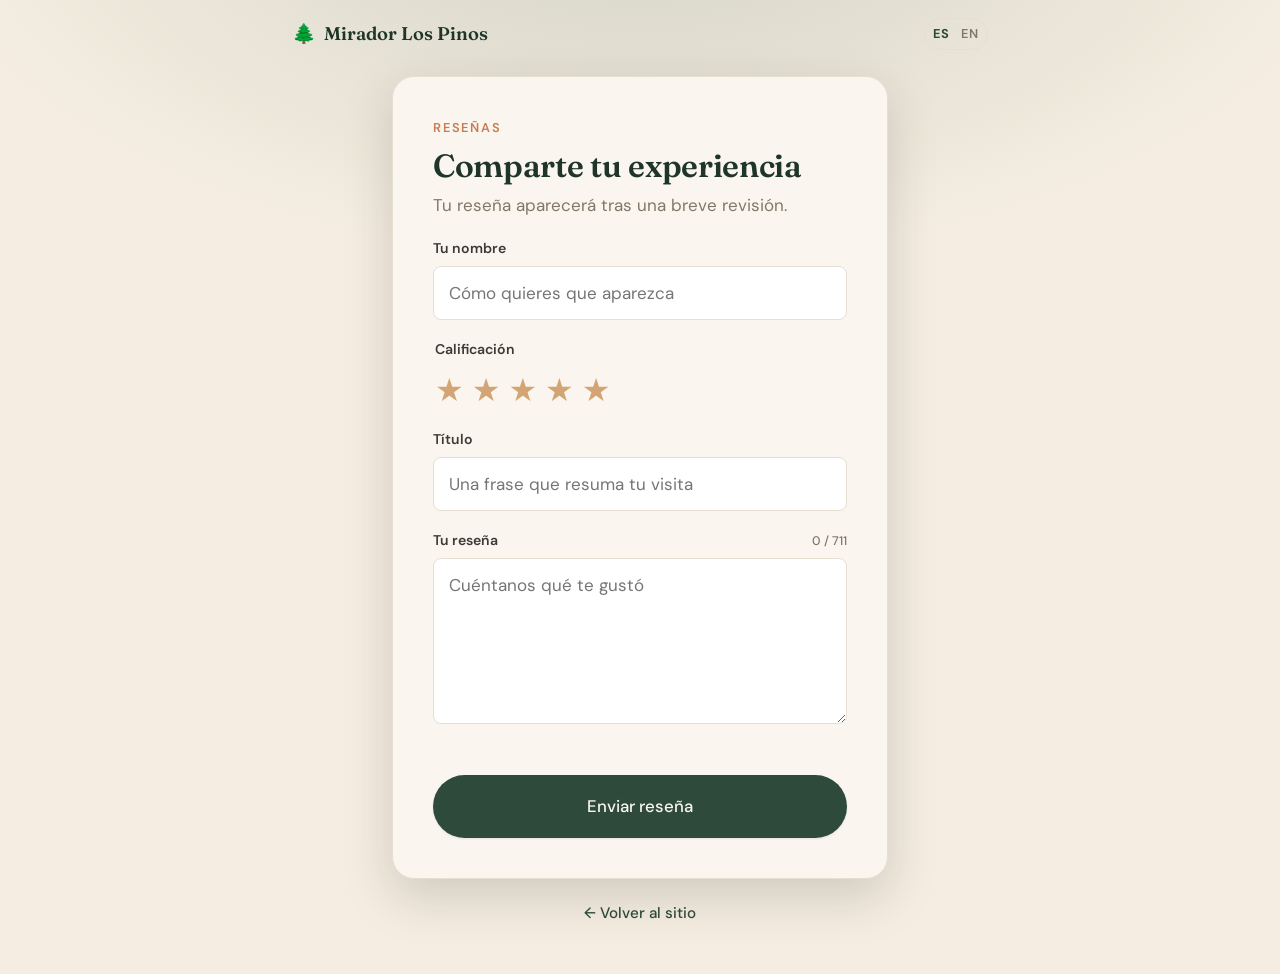
<file: reviews/index.html>
<!DOCTYPE html>
<html lang="es">
<head>
  <meta charset="UTF-8" />
  <meta name="viewport" content="width=device-width, initial-scale=1" />
  <title data-i18n="review.page_title">Escribe tu reseña · Mirador Los Pinos</title>
  <!-- Thin single-purpose landing (QR target) — keep it out of the index. -->
  <meta name="robots" content="noindex, follow" />
  <meta name="theme-color" content="#2d4a3a" />
  <link rel="canonical" href="https://miradorpinos.com/reviews/" />

  <link rel="icon" type="image/png" sizes="32x32" href="/images/favicon-32.png" />
  <link rel="icon" type="image/png" sizes="192x192" href="/images/favicon-192.png" />
  <link rel="apple-touch-icon" sizes="180x180" href="/images/apple-touch-icon.png" />
  <link rel="preconnect" href="https://fonts.googleapis.com" />
  <link rel="preconnect" href="https://fonts.gstatic.com" crossorigin />
  <link href="https://fonts.googleapis.com/css2?family=DM+Sans:wght@400;500;600;700&family=Fraunces:opsz,wght@9..144,400;9..144,500;9..144,600;9..144,700&display=swap" rel="stylesheet" />
  <link rel="stylesheet" href="/assets/css/style.css" />
</head>
<body class="review-page">

<!-- ───── Minimal header ───── -->
<header class="rp-header">
  <a href="/" class="brand">
    <span class="brand-mark">🌲</span>
    <span class="brand-name">Mirador Los Pinos</span>
  </a>
  <button class="lang-toggle" id="lang-toggle" aria-label="Cambiar idioma">
    <span data-lang-active>ES</span><span class="sep">·</span><span data-lang-inactive>EN</span>
  </button>
</header>

<!-- ───── Review card ───── -->
<main class="rp-main">
  <div class="rp-card">
    <p class="eyebrow" data-i18n="reviews.eyebrow">Reseñas</p>
    <h1 class="rp-title" data-i18n="form.title">Comparte tu experiencia</h1>
    <p class="muted" data-i18n="form.subtitle">Tu reseña aparecerá tras una breve revisión.</p>

    <form id="review-form" novalidate>
      <label class="field">
        <span data-i18n="form.name">Tu nombre</span>
        <input name="author" type="text" required maxlength="80" data-i18n-attr="placeholder" data-i18n="form.name_placeholder" />
      </label>

      <fieldset class="field">
        <legend data-i18n="form.rating">Calificación</legend>
        <div class="rating-input" role="radiogroup">
          <input type="radio" name="rating" value="5" id="rating-5" required checked>
          <label for="rating-5" aria-label="5 / 5">★</label>
          <input type="radio" name="rating" value="4" id="rating-4">
          <label for="rating-4" aria-label="4 / 5">★</label>
          <input type="radio" name="rating" value="3" id="rating-3">
          <label for="rating-3" aria-label="3 / 5">★</label>
          <input type="radio" name="rating" value="2" id="rating-2">
          <label for="rating-2" aria-label="2 / 5">★</label>
          <input type="radio" name="rating" value="1" id="rating-1">
          <label for="rating-1" aria-label="1 / 5">★</label>
        </div>
      </fieldset>

      <label class="field">
        <span data-i18n="form.headline">Título</span>
        <input name="title" type="text" maxlength="120" data-i18n-attr="placeholder" data-i18n="form.headline_placeholder" />
      </label>

      <label class="field">
        <span class="field-label-row">
          <span data-i18n="form.body">Tu reseña</span>
          <span class="char-counter" id="body-counter" aria-live="polite">0 / 711</span>
        </span>
        <textarea name="body" rows="5" maxlength="711" data-i18n-attr="placeholder" data-i18n="form.body_placeholder" id="review-body"></textarea>
      </label>

      <!-- honeypot -->
      <label class="hp-field" aria-hidden="true">
        <input type="text" name="website" tabindex="-1" autocomplete="off" />
      </label>

      <p class="form-status" id="form-status" role="status"></p>

      <div class="form-actions rp-actions">
        <button type="submit" class="btn btn-primary btn-lg" id="submit-btn" data-i18n="form.submit">Enviar reseña</button>
      </div>
    </form>

    <!-- success state (shown after submit) -->
    <div class="rp-success" id="rp-success" hidden>
      <div class="rp-success-mark" aria-hidden="true">✓</div>
      <p class="rp-success-text" data-i18n="form.success">¡Gracias! La revisaremos pronto.</p>
    </div>
  </div>

  <a class="rp-back" href="/" data-i18n="review.back">← Volver al sitio</a>
</main>

<script src="/assets/js/review.js" type="module"></script>
</body>
</html>
</file>
<file: assets/css/style.css>
/* ───── Tokens ───── */
:root {
  --forest: #2d4a3a;
  --forest-deep: #1f3528;
  --forest-soft: #3e6650;
  --beige: #f5ede1;
  --cream: #faf6ef;
  --charcoal: #2a2723;
  --ink: #3d3934;
  --muted: #807769;
  --line: #e6dfd1;
  --terracotta: #c97b50;
  --gold: #d4a574;
  --accent: var(--terracotta);

  --radius-sm: 8px;
  --radius:    14px;
  --radius-lg: 22px;
  --shadow-sm: 0 1px 2px rgba(42,39,35,.06), 0 1px 3px rgba(42,39,35,.04);
  --shadow:    0 6px 20px rgba(42,39,35,.08), 0 2px 6px rgba(42,39,35,.05);
  --shadow-lg: 0 18px 50px rgba(42,39,35,.18);

  --font-sans: 'DM Sans', system-ui, -apple-system, Segoe UI, Roboto, sans-serif;
  --font-serif: 'Fraunces', Georgia, 'Times New Roman', serif;

  --max: 1180px;
  --max-narrow: 760px;
  --pad: clamp(16px, 4vw, 32px);
}

/* ───── Reset ───── */
*, *::before, *::after { box-sizing: border-box; }
html { scroll-behavior: smooth; }
/* Offset in-page anchor jumps so section tops clear the sticky header. */
:where(#about, #amenities, #gallery, #nearby, #reviews, #location, #contact) {
  scroll-margin-top: 84px;
}
body {
  margin: 0;
  font-family: var(--font-sans);
  font-size: 17px;
  line-height: 1.65;
  color: var(--ink);
  background: var(--cream);
  -webkit-font-smoothing: antialiased;
  text-rendering: optimizeLegibility;
}
img { max-width: 100%; height: auto; display: block; }
button { font: inherit; cursor: pointer; }
a { color: var(--forest); text-decoration: none; transition: color .2s; }
a:hover { color: var(--accent); }
h1, h2, h3 { font-family: var(--font-serif); font-weight: 500; letter-spacing: -0.01em; line-height: 1.2; margin: 0 0 .5em; }
p { margin: 0 0 1em; }

/* ───── Layout ───── */
.container { max-width: var(--max); margin: 0 auto; padding: 0 var(--pad); }
.container.narrow { max-width: var(--max-narrow); }
.center { text-align: center; }
.muted { color: var(--muted); }
.small { font-size: .9rem; }
.eyebrow {
  font-size: .8rem;
  font-weight: 600;
  letter-spacing: .14em;
  text-transform: uppercase;
  color: var(--accent);
  margin: 0 0 .8em;
}
.eyebrow-light { color: rgba(255,255,255,.85); }
.lede { font-size: 1.15rem; color: var(--ink); }
.section { padding: clamp(64px, 9vw, 110px) 0; }
.section-title { font-size: clamp(1.9rem, 4vw, 2.8rem); margin-bottom: .6em; }

/* ───── Buttons ───── */
.btn {
  display: inline-flex;
  align-items: center;
  justify-content: center;
  gap: .5em;
  padding: .75em 1.4em;
  border-radius: 999px;
  font-weight: 500;
  font-size: .95rem;
  border: 1.5px solid transparent;
  transition: transform .15s, background .2s, color .2s, border-color .2s, box-shadow .2s;
  cursor: pointer;
  text-decoration: none;
  white-space: nowrap;
}
.btn-sm { padding: .55em 1.1em; font-size: .88rem; }
.btn-lg { padding: 1em 1.8em; font-size: 1.05rem; }
.btn-primary {
  background: var(--forest);
  color: var(--cream);
  box-shadow: var(--shadow-sm);
}
.btn-primary:hover { background: var(--forest-deep); color: var(--cream); transform: translateY(-1px); box-shadow: var(--shadow); }
.btn-ghost {
  background: transparent;
  color: var(--forest);
  border-color: var(--forest);
}
.btn-ghost:hover { background: var(--forest); color: var(--cream); transform: translateY(-1px); }
.btn-whatsapp {
  background: #25d366;
  color: white;
  box-shadow: 0 6px 18px rgba(37,211,102,.32), 0 1px 3px rgba(0,0,0,.08);
}
.btn-whatsapp:hover {
  background: #1fb955;
  color: white;
  transform: translateY(-1px);
  box-shadow: 0 10px 26px rgba(37,211,102,.42), 0 2px 6px rgba(0,0,0,.12);
}
.btn-whatsapp svg { flex-shrink: 0; }

/* ───── Header ───── */
.site-header {
  position: sticky;
  top: 0;
  z-index: 50;
  background: rgba(250, 246, 239, .82);
  backdrop-filter: saturate(140%) blur(12px);
  -webkit-backdrop-filter: saturate(140%) blur(12px);
  border-bottom: 1px solid rgba(230, 223, 209, .6);
}
.header-inner {
  display: flex;
  align-items: center;
  justify-content: space-between;
  gap: 16px;
  padding-top: 14px;
  padding-bottom: 14px;
}
.brand {
  display: inline-flex;
  align-items: center;
  gap: 8px;
  font-family: var(--font-serif);
  font-weight: 600;
  font-size: 1.15rem;
  color: var(--forest-deep);
}
.brand-mark { font-size: 1.2rem; }
.primary-nav {
  display: flex;
  gap: 24px;
  font-size: .92rem;
  font-weight: 500;
}
.primary-nav a { color: var(--ink); position: relative; }
.primary-nav a::after {
  content: ''; position: absolute; left: 0; right: 0; bottom: -6px;
  height: 2px; background: var(--accent); transform: scaleX(0); transform-origin: left;
  transition: transform .25s;
}
.primary-nav a:hover { color: var(--forest); }
.primary-nav a:hover::after { transform: scaleX(1); }
.header-actions { display: flex; align-items: center; gap: 12px; }
.lang-toggle {
  background: transparent;
  border: 1px solid var(--line);
  color: var(--ink);
  padding: .35em .7em;
  border-radius: 999px;
  font-size: .8rem;
  font-weight: 600;
  letter-spacing: .04em;
  display: inline-flex; gap: 4px; align-items: center;
}
.lang-toggle:hover { border-color: var(--forest); color: var(--forest); }
.lang-toggle [data-lang-active] { color: var(--forest); font-weight: 700; }
.lang-toggle [data-lang-inactive] { color: var(--muted); }
.lang-toggle .sep { color: var(--line); }

/* ───── Mobile nav toggle (hamburger) ───── */
.nav-toggle {
  display: none;            /* shown only on narrow screens */
  align-items: center;
  justify-content: center;
  width: 40px;
  height: 40px;
  padding: 0;
  background: transparent;
  border: 1px solid var(--line);
  border-radius: 10px;
  color: var(--ink);
  cursor: pointer;
}
.nav-toggle:hover { border-color: var(--forest); color: var(--forest); }
.nav-toggle-bars { position: relative; width: 18px; height: 14px; }
.nav-toggle-bars span {
  position: absolute; left: 0; right: 0; height: 2px; border-radius: 2px;
  background: currentColor; transition: transform .25s, opacity .2s, top .25s;
}
.nav-toggle-bars span:nth-child(1) { top: 0; }
.nav-toggle-bars span:nth-child(2) { top: 6px; }
.nav-toggle-bars span:nth-child(3) { top: 12px; }
.nav-toggle[aria-expanded="true"] .nav-toggle-bars span:nth-child(1) { top: 6px; transform: rotate(45deg); }
.nav-toggle[aria-expanded="true"] .nav-toggle-bars span:nth-child(2) { opacity: 0; }
.nav-toggle[aria-expanded="true"] .nav-toggle-bars span:nth-child(3) { top: 6px; transform: rotate(-45deg); }

@media (max-width: 760px) {
  .nav-toggle { display: inline-flex; }
  /* The nav becomes a dropdown panel anchored to the sticky header. */
  .primary-nav {
    display: none;
    position: absolute;
    top: 100%;
    left: 0;
    right: 0;
    flex-direction: column;
    gap: 0;
    background: var(--cream);
    border-bottom: 1px solid var(--line);
    box-shadow: 0 12px 24px rgba(20, 40, 30, .12);
    padding: 8px 0;
  }
  .primary-nav.open { display: flex; }
  .primary-nav a {
    padding: 13px 24px;
    font-size: 1rem;
    border-bottom: 1px solid rgba(230, 223, 209, .5);
  }
  .primary-nav a:last-child { border-bottom: 0; }
  .primary-nav a::after { display: none; }  /* drop the desktop underline animation */
}
@media (max-width: 540px) {
  /* Stack the header into two rows: brand on top, actions below — keeps
     the title from wrapping awkwardly on narrow phones. */
  .header-inner {
    flex-direction: column;
    align-items: center;
    gap: 10px;
    padding-top: 12px;
    padding-bottom: 12px;
  }
  .brand {
    font-size: 1.1rem;
    white-space: nowrap;
  }
  .header-actions {
    width: 100%;
    justify-content: center;
    gap: 14px;
  }
}
@media (max-width: 360px) {
  /* On very narrow screens, allow the brand to shrink so it still fits */
  .brand-mark { display: none; }
  .brand { font-size: 1.05rem; }
}

/* ───── Hero ───── */
.hero {
  position: relative;
  min-height: 86vh;
  display: flex;
  align-items: center;
  color: var(--cream);
  overflow: hidden;
}
.hero-image {
  position: absolute; inset: 0;
  background-size: cover;
  background-position: center;
  filter: brightness(.85) saturate(1.05);
  transform: scale(1.04);
  transition: transform 8s ease-out;
}
.hero:hover .hero-image { transform: scale(1.0); }
.hero-overlay {
  position: absolute; inset: 0;
  background: linear-gradient(180deg, rgba(31,53,40,.55) 0%, rgba(31,53,40,.25) 40%, rgba(31,53,40,.7) 100%);
}
.hero-content {
  position: relative;
  padding-top: 80px;
  padding-bottom: 80px;
  max-width: 720px;
}
.hero-title {
  font-size: clamp(2.6rem, 7vw, 5rem);
  font-weight: 500;
  margin: .15em 0 .35em;
  text-shadow: 0 2px 30px rgba(0,0,0,.3);
}
.hero-subtitle {
  font-size: clamp(1.05rem, 1.6vw, 1.25rem);
  max-width: 560px;
  color: rgba(255,255,255,.92);
  margin-bottom: 2em;
}
.hero-ctas { display: flex; gap: 12px; flex-wrap: wrap; }
.hero .btn-ghost { color: var(--cream); border-color: rgba(255,255,255,.7); }
.hero .btn-ghost:hover { background: var(--cream); color: var(--forest); border-color: var(--cream); }

/* ───── About ───── */
.section-about { background: var(--cream); }
.features {
  list-style: none;
  padding: 0;
  margin: 56px 0 0;
  display: grid;
  grid-template-columns: repeat(auto-fit, minmax(220px, 1fr));
  gap: 28px;
}
.feature {
  background: white;
  border: 1px solid var(--line);
  border-radius: var(--radius);
  padding: 26px 22px;
  transition: transform .2s, box-shadow .2s, border-color .2s;
}
.feature:hover { transform: translateY(-3px); box-shadow: var(--shadow); border-color: transparent; }
.feature:hover .feature-icon { background: var(--forest); color: white; transform: scale(1.05); }
.feature-icon {
  display: inline-flex;
  align-items: center;
  justify-content: center;
  width: 48px;
  height: 48px;
  border-radius: 12px;
  background: var(--beige);
  color: var(--forest);
  margin-bottom: 14px;
  transition: background .25s, color .25s, transform .25s;
}
.feature-icon svg { width: 24px; height: 24px; }
.feature h3 { font-size: 1.02rem; margin-bottom: 6px; font-family: var(--font-sans); font-weight: 600; line-height: 1.3; color: var(--forest-deep); }
.feature p { color: var(--muted); margin: 0; font-size: .92rem; line-height: 1.55; }

/* ───── Gallery ───── */
.section-gallery { background: var(--beige); }
.gallery {
  display: grid;
  grid-template-columns: repeat(4, 1fr);
  grid-auto-rows: 200px;
  grid-auto-flow: dense; /* back-fill gaps left by wide/tall cells */
  gap: 12px;
  margin-top: 32px;
}
.g-item {
  border: none; padding: 0; background: transparent;
  border-radius: var(--radius);
  overflow: hidden;
  position: relative;
  cursor: zoom-in;
  box-shadow: var(--shadow-sm);
  transition: transform .25s, box-shadow .25s;
}
.g-item img {
  width: 100%; height: 100%; object-fit: cover;
  transition: transform .5s ease, filter .3s;
}
.g-item:hover { transform: translateY(-2px); box-shadow: var(--shadow); }
.g-item:hover img { transform: scale(1.06); filter: brightness(1.04); }
.g-item:focus-visible { outline: 3px solid var(--accent); outline-offset: 2px; }
.g-item-tall { grid-row: span 2; }
.g-item-wide { grid-column: span 2; }

@media (max-width: 900px) {
  .gallery { grid-template-columns: repeat(3, 1fr); grid-auto-rows: 160px; }
  .g-item-tall { grid-row: span 1; }
  .g-item-wide { grid-column: span 2; }
}
@media (max-width: 540px) {
  .gallery { grid-template-columns: repeat(2, 1fr); grid-auto-rows: 140px; }
  .g-item-wide { grid-column: span 2; }
}

/* ───── Places of interest ───── */
.section-nearby { background: var(--cream); }
.places-grid {
  display: grid;
  grid-template-columns: repeat(3, 1fr);
  grid-auto-rows: 280px;
  gap: 18px;
  margin-top: 48px;
  margin-bottom: 24px;
}
.place {
  position: relative;
  border-radius: var(--radius-lg);
  overflow: hidden;
  cursor: pointer;
  background: var(--forest-deep);
  isolation: isolate;
  box-shadow: var(--shadow-sm);
  transition: transform .35s cubic-bezier(.2,.7,.3,1), box-shadow .3s;
}
.place:hover { transform: translateY(-4px); box-shadow: var(--shadow-lg); }
.place:focus-visible { outline: 3px solid var(--accent); outline-offset: 3px; }
.place-image {
  position: absolute; inset: 0;
  background-size: cover;
  background-position: center;
  transition: transform .8s cubic-bezier(.2,.7,.3,1);
}
.place:hover .place-image { transform: scale(1.06); }
.place-overlay {
  position: absolute; inset: 0;
  background: linear-gradient(180deg,
    rgba(20,30,24,0) 0%,
    rgba(20,30,24,.05) 35%,
    rgba(20,30,24,.55) 70%,
    rgba(20,30,24,.85) 100%);
  transition: background .3s;
}
.place:hover .place-overlay {
  background: linear-gradient(180deg,
    rgba(20,30,24,.05) 0%,
    rgba(20,30,24,.2) 35%,
    rgba(20,30,24,.7) 70%,
    rgba(20,30,24,.92) 100%);
}
.place-content {
  position: absolute;
  left: 0; right: 0; bottom: 0;
  padding: 22px;
  color: white;
}
.place-content > p {
  font-size: .92rem;
  line-height: 1.55;
  color: rgba(255,255,255,.85);
  margin: 0 0 10px;
  max-height: 0;
  overflow: hidden;
  opacity: 0;
  transition: max-height .4s, opacity .3s, margin .3s;
}
.place:hover .place-content > p,
.place:focus-within .place-content > p {
  max-height: 200px;
  opacity: 1;
  margin: 6px 0 12px;
}
.place-tag {
  display: inline-block;
  font-size: .7rem;
  font-weight: 600;
  letter-spacing: .12em;
  text-transform: uppercase;
  padding: .3em .8em;
  border-radius: 999px;
  background: rgba(255,255,255,.18);
  backdrop-filter: blur(6px);
  -webkit-backdrop-filter: blur(6px);
  color: white;
  margin-bottom: 10px;
}
.place-content h3 {
  font-family: var(--font-serif);
  font-size: 1.4rem;
  font-weight: 500;
  color: white;
  line-height: 1.2;
  margin: 0 0 6px;
  text-shadow: 0 2px 12px rgba(0,0,0,.3);
}
.place-meta {
  display: flex;
  align-items: center;
  gap: 7px;
  font-size: .78rem;
  color: rgba(255,255,255,.75);
  margin: 0 !important;
  letter-spacing: .02em;
}
.place-meta .dot {
  display: inline-block;
  width: 6px; height: 6px;
  border-radius: 50%;
  background: var(--gold);
}

@media (max-width: 980px) {
  .places-grid { grid-template-columns: repeat(2, 1fr); grid-auto-rows: 240px; }
}
@media (max-width: 560px) {
  .places-grid { grid-template-columns: 1fr; grid-auto-rows: 260px; }
  /* on mobile (no hover), always show body */
  .place-content > p { max-height: 200px; opacity: 1; margin: 6px 0 12px; }
}

/* ───── Reviews ───── */
.section-reviews { background: var(--beige); }
.reviews-summary {
  font-family: var(--font-serif);
  font-size: 1.2rem;
  color: var(--forest-deep);
  margin: 12px 0 24px;
}
.reviews-summary .stars { color: var(--gold); letter-spacing: .08em; margin-right: 8px; }
/* Carousel: 3 cards visible on desktop, 1 on mobile, both swipeable */
.reviews-carousel {
  position: relative;
  margin-top: 40px;
}
.reviews-track {
  display: flex;
  gap: 20px;
  overflow-x: auto;
  scroll-snap-type: x mandatory;
  scroll-behavior: smooth;
  padding: 6px 4px 18px;          /* room for hover lift + scrollbar */
  -webkit-overflow-scrolling: touch;
  scrollbar-width: thin;
  scrollbar-color: rgba(45, 74, 58, .25) transparent;
}
.reviews-track::-webkit-scrollbar { height: 6px; }
.reviews-track::-webkit-scrollbar-track { background: transparent; }
.reviews-track::-webkit-scrollbar-thumb {
  background: rgba(45, 74, 58, .2);
  border-radius: 999px;
}
.reviews-track::-webkit-scrollbar-thumb:hover {
  background: rgba(45, 74, 58, .35);
}
/* Each card takes ~1/3 of the visible track on desktop, with the gap accounted for */
.reviews-track .review-card {
  flex: 0 0 calc((100% - 40px) / 3);
  scroll-snap-align: start;
  min-width: 0;
}
@media (max-width: 920px) {
  .reviews-track .review-card { flex-basis: calc((100% - 20px) / 2); }
}
@media (max-width: 640px) {
  .reviews-track {
    gap: 14px;
    padding-left: 16px;
    padding-right: 16px;
    margin-left: calc(-1 * var(--pad));
    margin-right: calc(-1 * var(--pad));
    scroll-padding-left: 16px;
  }
  .reviews-track .review-card {
    flex-basis: 86%;              /* peek next card to hint at swipe */
  }
}
@media (max-width: 380px) {
  .reviews-track .review-card { flex-basis: 92%; }
}

/* Prev/next nav buttons (shown only when overflow exists) */
.rc-nav {
  position: absolute;
  top: 50%;
  transform: translateY(-50%);
  width: 44px;
  height: 44px;
  border-radius: 50%;
  border: 1px solid var(--line);
  background: white;
  color: var(--forest-deep);
  font-size: 1.6rem;
  line-height: 1;
  display: flex; align-items: center; justify-content: center;
  cursor: pointer;
  box-shadow: var(--shadow);
  transition: background .2s, color .2s, transform .15s, opacity .2s;
  z-index: 4;
}
.rc-nav:hover { background: var(--forest); color: white; }
.rc-nav:disabled { opacity: .35; cursor: default; pointer-events: none; }
.rc-prev { left: -20px; }
.rc-next { right: -20px; }
@media (max-width: 720px) {
  /* On touch screens swiping is more natural — hide the buttons */
  .rc-nav { display: none; }
}

/* Pagination dots */
.reviews-dots {
  display: flex;
  justify-content: center;
  gap: 8px;
  margin-top: 14px;
}
.reviews-dots[hidden] { display: none; }
.reviews-dots button {
  width: 8px;
  height: 8px;
  padding: 0;
  border: none;
  border-radius: 50%;
  background: var(--line);
  cursor: pointer;
  transition: background .2s, transform .2s, width .25s;
}
.reviews-dots button[aria-selected="true"] {
  background: var(--forest);
  width: 22px;
  border-radius: 999px;
}
.review-card {
  background: white;
  border: 1px solid var(--line);
  border-radius: var(--radius);
  padding: 24px 24px 18px;
  display: flex;
  flex-direction: column;
  height: 360px;                   /* deterministic preview height */
  cursor: pointer;
  position: relative;
  overflow: hidden;
  transition: transform .2s, box-shadow .2s, border-color .2s;
}
.review-card:hover,
.review-card:focus-visible {
  transform: translateY(-2px);
  box-shadow: var(--shadow);
  border-color: transparent;
}
.review-card:focus-visible { outline: 3px solid var(--accent); outline-offset: 2px; }
.review-stars { color: var(--gold); letter-spacing: .1em; margin-bottom: 10px; flex-shrink: 0; }
.review-translated-tag {
  font-size: .68rem !important;
  font-weight: 600;
  letter-spacing: .1em;
  text-transform: uppercase;
  color: var(--muted) !important;
  margin: -4px 0 8px !important;
  display: inline-flex;
  align-items: center;
  gap: 4px;
  flex-shrink: 0;
}
.review-translated-tag::before {
  content: '↺';
  font-size: .85rem;
  letter-spacing: 0;
}
.review-translated-tag[hidden] { display: none; }
.review-title {
  font-family: var(--font-serif);
  font-size: 1.18rem;
  color: var(--forest-deep);
  margin: 0 0 10px;
  line-height: 1.3;
  display: -webkit-box;
  -webkit-box-orient: vertical;
  -webkit-line-clamp: 2;
  line-clamp: 2;
  overflow: hidden;
  flex-shrink: 0;
}
.review-body {
  color: var(--ink);
  flex: 1;
  position: relative;
  display: -webkit-box;
  -webkit-box-orient: vertical;
  -webkit-line-clamp: 7;
  line-clamp: 7;
  overflow: hidden;
  margin: 0 0 14px;
  font-size: .96rem;
  line-height: 1.55;
}
.review-body.empty { color: var(--muted); font-style: italic; }
/* Soft fade at the bottom of the truncated body to suggest more content */
.review-card .review-body::after {
  content: '';
  position: absolute;
  left: 0; right: 0; bottom: 0;
  height: 32px;
  background: linear-gradient(180deg, transparent 0%, white 100%);
  pointer-events: none;
}
.review-readmore {
  font-size: .82rem;
  font-weight: 600;
  color: var(--accent);
  margin: 0 0 12px;
  flex-shrink: 0;
  letter-spacing: .01em;
}
.review-meta {
  display: flex; justify-content: space-between; align-items: baseline;
  padding-top: 14px; border-top: 1px solid var(--line);
  font-size: .88rem;
  flex-shrink: 0;
}
.review-author { font-weight: 600; color: var(--forest-deep); }
.review-date { color: var(--muted); }

@media (max-width: 640px) {
  .review-card {
    height: 300px;
    padding: 22px 22px 16px;
  }
  .review-body { -webkit-line-clamp: 5; line-clamp: 5; font-size: .92rem; }
  .review-title { font-size: 1.08rem; }
}

/* ───── Modal / form ───── */
.modal {
  position: fixed; inset: 0;
  z-index: 100;
  display: flex; align-items: center; justify-content: center;
  padding: 16px;
  animation: fadeIn .2s;
}
@keyframes fadeIn { from { opacity: 0; } to { opacity: 1; } }
@keyframes slideUp { from { transform: translateY(20px); opacity: 0; } to { transform: translateY(0); opacity: 1; } }
.modal[hidden] { display: none; }
.modal-backdrop {
  position: absolute; inset: 0;
  background: rgba(31,53,40,.55);
  backdrop-filter: blur(4px);
  -webkit-backdrop-filter: blur(4px);
}
.modal-panel {
  position: relative;
  background: var(--cream);
  border-radius: var(--radius-lg);
  padding: 40px 32px 32px;
  max-width: 520px;
  width: 100%;
  max-height: 92vh;
  overflow-y: auto;
  box-shadow: var(--shadow-lg);
  animation: slideUp .25s ease-out;
}
.modal-panel h3 { font-size: 1.6rem; margin-bottom: 6px; }
.modal-close {
  position: absolute; top: 12px; right: 16px;
  background: none; border: none;
  font-size: 1.8rem; line-height: 1;
  color: var(--muted);
  width: 36px; height: 36px;
  border-radius: 50%;
  display: flex; align-items: center; justify-content: center;
}
.modal-close:hover { background: var(--line); color: var(--ink); }

.field { display: block; margin: 18px 0; border: none; padding: 0; }
.field > span, .field > legend { display: block; font-size: .88rem; font-weight: 600; color: var(--ink); margin-bottom: 6px; }
.field-label-row {
  display: flex !important;
  justify-content: space-between;
  align-items: baseline;
  gap: 12px;
}
.char-counter {
  font-weight: 500 !important;
  font-size: .78rem !important;
  color: var(--muted) !important;
  margin-bottom: 0 !important;
  font-variant-numeric: tabular-nums;
  transition: color .2s;
}
.char-counter.near-limit { color: var(--accent) !important; }
.char-counter.at-limit { color: #b6452a !important; font-weight: 600 !important; }
.field input[type=text], .field textarea {
  width: 100%;
  font: inherit;
  padding: .7em .9em;
  border: 1.5px solid var(--line);
  border-radius: var(--radius-sm);
  background: white;
  color: var(--ink);
  transition: border-color .2s, box-shadow .2s;
}
.field input:focus, .field textarea:focus {
  outline: none;
  border-color: var(--forest);
  box-shadow: 0 0 0 3px rgba(45,74,58,.12);
}
.field textarea { resize: vertical; min-height: 100px; }

/* Rating input: 5 single stars in a row.
 * DOM is [input5, label5, input4, label4, ...] so flex-direction:row-reverse
 * places label1 on the left and label5 on the right, while the
 * `input:checked ~ label` and `label:hover ~ label` selectors light up the
 * hovered/checked star and every star to its left. */
.rating-input {
  display: flex;
  flex-direction: row-reverse;
  justify-content: flex-end;
  gap: 4px;
  margin-top: 2px;
}
.rating-input input {
  /* visually hidden but keyboard-accessible */
  position: absolute;
  width: 1px;
  height: 1px;
  padding: 0;
  margin: -1px;
  overflow: hidden;
  clip: rect(0 0 0 0);
  white-space: nowrap;
  border: 0;
}
.rating-input label {
  cursor: pointer;
  color: var(--line);
  font-size: 2rem;
  line-height: 1;
  padding: 4px 2px;
  user-select: none;
  transition: color .15s, transform .1s;
}
.rating-input label:hover { transform: scale(1.08); }

/* Light up hovered star + all visually-leftward stars (= DOM-after siblings) */
.rating-input label:hover,
.rating-input label:hover ~ label,
.rating-input input:checked ~ label {
  color: var(--gold);
}
/* Focus ring on the label adjacent to the focused input */
.rating-input input:focus-visible + label {
  outline: 2px solid var(--forest);
  outline-offset: 4px;
  border-radius: 4px;
}

.hp-field { position: absolute; left: -9999px; width: 1px; height: 1px; overflow: hidden; }

.form-status { min-height: 1.2em; font-size: .9rem; margin: 8px 0; }
.form-status.error { color: #b6452a; }
.form-status.success { color: var(--forest); font-weight: 500; }

.form-actions { display: flex; gap: 12px; justify-content: flex-end; margin-top: 8px; }

/* ───── Review-detail modal (fullscreen review viewer) ───── */
.rd {
  position: fixed; inset: 0;
  z-index: 150;
  display: flex; align-items: center; justify-content: center;
  padding: 24px;
  animation: fadeIn .2s;
}
.rd[hidden] { display: none; }
.rd-backdrop {
  position: absolute; inset: 0;
  background: rgba(20, 30, 24, .72);
  backdrop-filter: blur(6px);
  -webkit-backdrop-filter: blur(6px);
}
.rd-panel {
  position: relative;
  background: var(--cream);
  border-radius: var(--radius-lg);
  padding: 56px 36px 36px;
  max-width: 640px;
  width: 100%;
  max-height: 92vh;
  overflow-y: auto;
  box-shadow: var(--shadow-lg);
  animation: rdPopIn .25s cubic-bezier(.2,.8,.25,1.05);
  -webkit-overflow-scrolling: touch;
}
@keyframes rdPopIn {
  from { transform: translateY(20px) scale(.96); opacity: 0; }
  to   { transform: translateY(0)    scale(1);   opacity: 1; }
}
.rd-close {
  position: absolute;
  top: 14px; right: 16px;
  background: white;
  border: 1px solid var(--line);
  width: 38px; height: 38px;
  border-radius: 50%;
  font-size: 1.6rem; line-height: 1;
  color: var(--ink);
  display: flex; align-items: center; justify-content: center;
  cursor: pointer;
  transition: background .2s, color .2s, transform .15s;
  z-index: 2;
}
.rd-close:hover { background: var(--forest); color: white; border-color: var(--forest); }
.rd-content { color: var(--ink); }
.rd-stars { color: var(--gold); letter-spacing: .12em; font-size: 1.2rem; margin-bottom: 12px; }
.rd-translated-tag {
  font-size: .75rem;
  font-weight: 600;
  letter-spacing: .12em;
  text-transform: uppercase;
  color: var(--muted);
  margin: 0 0 14px;
  display: inline-flex;
  align-items: center;
  gap: 5px;
}
.rd-translated-tag::before { content: '↺'; font-size: .95rem; letter-spacing: 0; }
.rd-translated-tag[hidden] { display: none; }
.rd-translation-toggle {
  background: transparent;
  border: 1px solid var(--line);
  color: var(--forest);
  padding: 6px 14px;
  border-radius: 999px;
  font-size: .82rem;
  font-weight: 500;
  cursor: pointer;
  margin-bottom: 18px;
  transition: background .2s, color .2s, border-color .2s;
}
.rd-translation-toggle:hover { background: var(--forest); color: white; border-color: var(--forest); }
.rd-translation-toggle[hidden] { display: none; }
.rd-title {
  font-family: var(--font-serif);
  font-weight: 500;
  font-size: clamp(1.5rem, 4vw, 2rem);
  color: var(--forest-deep);
  line-height: 1.2;
  margin: 0 0 18px;
}
.rd-body {
  font-size: 1.02rem;
  line-height: 1.7;
  white-space: pre-wrap;
  margin: 0 0 24px;
}
.rd-body.empty { color: var(--muted); font-style: italic; }
.rd-meta {
  display: flex;
  justify-content: space-between;
  align-items: baseline;
  padding-top: 18px;
  border-top: 1px solid var(--line);
  font-size: .92rem;
}
.rd-author { font-weight: 600; color: var(--forest-deep); }
.rd-date   { color: var(--muted); }

/* Fullscreen on small phones, with sticky close at the top */
@media (max-width: 560px) {
  .rd { padding: 0; align-items: stretch; justify-content: stretch; }
  .rd-panel {
    max-width: 100%;
    max-height: 100%;
    height: 100%;
    border-radius: 0;
    padding: 64px 22px 32px;
  }
  .rd-close {
    position: fixed;
    top: 12px; right: 12px;
    box-shadow: var(--shadow);
  }
}

/* ───── Lightbox ───── */
.lightbox {
  position: fixed; inset: 0;
  z-index: 200;
  background: rgba(15,20,18,.94);
  display: flex; align-items: center; justify-content: center;
  animation: fadeIn .2s;
}
.lightbox[hidden] { display: none; }
.lightbox img { max-width: 92vw; max-height: 88vh; border-radius: 6px; box-shadow: var(--shadow-lg); }
.lb-close, .lb-prev, .lb-next {
  position: absolute;
  background: rgba(255,255,255,.1);
  color: white;
  border: 1px solid rgba(255,255,255,.2);
  width: 48px; height: 48px;
  border-radius: 50%;
  font-size: 1.8rem;
  display: flex; align-items: center; justify-content: center;
  transition: background .2s, transform .15s;
}
.lb-close:hover, .lb-prev:hover, .lb-next:hover { background: rgba(255,255,255,.22); }
.lb-close { top: 20px; right: 20px; }
.lb-prev { left: 20px; top: 50%; transform: translateY(-50%); }
.lb-next { right: 20px; top: 50%; transform: translateY(-50%); }

/* ───── Location ───── */
.section-location { background: var(--cream); }

/* ───── Contact ───── */
.section-contact {
  background: linear-gradient(135deg, var(--forest-deep) 0%, var(--forest) 70%);
  color: var(--cream);
}
.section-contact .section-title { color: white; }
.section-contact p { color: rgba(255,255,255,.85); margin-bottom: 1.8em; }

/* ───── Footer ───── */
.site-footer {
  background: var(--forest-deep);
  color: rgba(255,255,255,.75);
  padding: 48px 0 32px;
  text-align: center;
}
.site-footer .brand { color: var(--cream); font-size: 1.2rem; justify-content: center; display: flex; gap: 8px; margin-bottom: 8px; }
.site-footer .muted { color: rgba(255,255,255,.55); }

/* ───── Guest perks ───── */
.perks {
  margin: 56px auto 28px;
  padding: 32px 32px 28px;
  background: linear-gradient(135deg, #fff8ed 0%, #fdeed7 100%);
  border: 1px solid #f0dfb8;
  border-radius: var(--radius-lg);
  box-shadow: var(--shadow-sm);
  position: relative;
  overflow: hidden;
}
.perks::before {
  content: '';
  position: absolute;
  top: -80px; right: -80px;
  width: 280px; height: 280px;
  background: radial-gradient(circle, rgba(212,165,116,.25) 0%, transparent 70%);
  pointer-events: none;
}
.perks-header { position: relative; margin-bottom: 22px; }
.perks-header .eyebrow { color: var(--accent); margin-bottom: .5em; }
.perks-header h3 {
  font-family: var(--font-serif);
  font-size: 1.6rem;
  font-weight: 500;
  color: var(--forest-deep);
  margin: 0;
}
.perk-list {
  list-style: none;
  margin: 0;
  padding: 0;
  display: flex;
  flex-direction: column;
  gap: 14px;
  position: relative;
}
.perk-row {
  display: flex;
  align-items: center;
  gap: 22px;
  background: white;
  border: 1px solid #f0dfb8;
  border-radius: var(--radius);
  padding: 18px 22px;
  transition: transform .2s, box-shadow .2s;
}
.perk-row:hover { transform: translateY(-2px); box-shadow: var(--shadow); }
.perk-badge {
  flex-shrink: 0;
}
.perk-badge-tag {
  display: inline-block;
  background: var(--accent);
  color: white;
  font-size: .72rem;
  font-weight: 700;
  letter-spacing: .12em;
  text-transform: uppercase;
  padding: .5em 1em;
  border-radius: 999px;
  white-space: nowrap;
}
.perk-row-body { flex: 1; min-width: 0; }
.perk-row-body h4 {
  font-family: var(--font-serif);
  font-size: 1.2rem;
  font-weight: 500;
  color: var(--forest-deep);
  margin: 0 0 4px;
}
.perk-row-body p {
  color: var(--ink);
  margin: 0 0 12px;
  font-size: .94rem;
  line-height: 1.55;
}
.perk-row-body p:last-child { margin-bottom: 0; }
.perk-actions { display: flex; gap: 10px; flex-wrap: wrap; }

@media (max-width: 640px) {
  .perks { padding: 24px; }
  .perk-row { flex-direction: column; align-items: flex-start; gap: 12px; padding: 18px; }
  .perks-header h3 { font-size: 1.3rem; }
}

/* ───── WhatsApp floating widget ───── */
.wa-widget {
  position: fixed;
  bottom: 20px; right: 20px;
  z-index: 90;
  font-family: var(--font-sans);
}
.wa-button {
  position: relative;
  display: inline-flex;
  align-items: center;
  gap: 10px;
  padding: 14px 20px 14px 16px;
  background: #25d366;
  color: white;
  border: none;
  border-radius: 999px;
  font-size: .95rem;
  font-weight: 600;
  letter-spacing: .01em;
  box-shadow: 0 8px 24px rgba(37,211,102,.35), 0 2px 8px rgba(0,0,0,.12);
  transition: transform .2s, box-shadow .2s, background .2s;
  cursor: pointer;
}
.wa-button:hover {
  background: #1fb955;
  transform: translateY(-2px);
  box-shadow: 0 12px 30px rgba(37,211,102,.45), 0 4px 12px rgba(0,0,0,.15);
}
.wa-button:active { transform: translateY(0); }
.wa-button svg { flex-shrink: 0; }
.wa-button::after {
  content: '';
  position: absolute;
  inset: -4px;
  border-radius: 999px;
  background: rgba(37,211,102,.5);
  z-index: -1;
  animation: waPulse 2.5s ease-out infinite;
}
@keyframes waPulse {
  0%   { transform: scale(.95); opacity: .7; }
  70%  { transform: scale(1.18); opacity: 0; }
  100% { transform: scale(1.18); opacity: 0; }
}

@media (max-width: 480px) {
  .wa-button-label { display: none; }
  .wa-button { padding: 14px; }
}

/* Panel */
.wa-panel {
  position: absolute;
  bottom: calc(100% + 14px);
  right: 0;
  width: 340px;
  max-width: calc(100vw - 32px);
  background: var(--cream);
  border-radius: 18px;
  overflow: hidden;
  box-shadow: 0 22px 50px rgba(0,0,0,.18), 0 4px 14px rgba(0,0,0,.08);
  transform-origin: bottom right;
  animation: waPopIn .25s cubic-bezier(.2,.8,.25,1.05);
}
.wa-panel[hidden] { display: none; }
@keyframes waPopIn {
  from { transform: scale(.92) translateY(8px); opacity: 0; }
  to   { transform: scale(1) translateY(0);    opacity: 1; }
}

.wa-panel-header {
  display: flex;
  align-items: center;
  gap: 12px;
  padding: 16px 18px;
  background: var(--forest);
  color: white;
  position: relative;
}
.wa-avatar {
  width: 42px; height: 42px;
  border-radius: 50%;
  background: rgba(255,255,255,.15);
  display: flex; align-items: center; justify-content: center;
  font-size: 1.4rem;
  flex-shrink: 0;
}
.wa-panel-meta { flex: 1; min-width: 0; }
.wa-panel-name {
  margin: 0;
  font-weight: 600;
  font-size: 1rem;
  font-family: var(--font-serif);
  white-space: nowrap; overflow: hidden; text-overflow: ellipsis;
}
.wa-panel-status {
  margin: 2px 0 0;
  font-size: .78rem;
  color: rgba(255,255,255,.8);
  display: flex; align-items: center; gap: 6px;
}
.wa-dot {
  display: inline-block;
  width: 8px; height: 8px;
  border-radius: 50%;
  background: #69e288;
  box-shadow: 0 0 0 0 rgba(105,226,136,.6);
  animation: waDot 1.6s ease-out infinite;
}
@keyframes waDot {
  0%   { box-shadow: 0 0 0 0 rgba(105,226,136,.6); }
  70%  { box-shadow: 0 0 0 7px rgba(105,226,136,0); }
  100% { box-shadow: 0 0 0 0 rgba(105,226,136,0); }
}
.wa-panel-close {
  background: transparent;
  border: none;
  color: rgba(255,255,255,.85);
  font-size: 1.6rem; line-height: 1;
  width: 28px; height: 28px;
  border-radius: 50%;
  display: flex; align-items: center; justify-content: center;
  flex-shrink: 0;
  transition: background .2s;
}
.wa-panel-close:hover { background: rgba(255,255,255,.15); color: white; }

.wa-panel-body {
  padding: 22px 18px 12px;
  background:
    radial-gradient(circle at 20% 10%, rgba(45,74,58,.04) 0, transparent 40%),
    radial-gradient(circle at 80% 70%, rgba(201,123,80,.05) 0, transparent 50%),
    var(--cream);
}
.wa-bubble {
  background: white;
  border-radius: 4px 14px 14px 14px;
  padding: 12px 14px 8px;
  font-size: .92rem;
  color: var(--ink);
  box-shadow: 0 1px 2px rgba(0,0,0,.06);
  position: relative;
  max-width: 92%;
}
.wa-bubble::before {
  content: '';
  position: absolute;
  left: -7px; top: 0;
  width: 10px; height: 14px;
  background: white;
  clip-path: polygon(100% 0, 0 0, 100% 100%);
}
.wa-bubble p { margin: 0 0 4px; }
.wa-bubble-from {
  font-size: .72rem !important;
  font-weight: 600;
  color: var(--forest);
  margin-bottom: 4px !important;
}
.wa-bubble-time {
  font-size: .7rem !important;
  color: var(--muted);
  text-align: right;
  margin: 4px 0 0 !important;
}

.wa-panel-footer {
  padding: 10px 18px 16px;
  background: var(--cream);
}
.wa-cta {
  display: flex;
  align-items: center;
  justify-content: center;
  gap: 8px;
  width: 100%;
  padding: 12px 16px;
  background: #25d366;
  color: white;
  border-radius: 10px;
  font-weight: 600;
  font-size: .95rem;
  text-decoration: none;
  transition: background .2s, transform .15s;
}
.wa-cta:hover { background: #1fb955; color: white; transform: translateY(-1px); }
.wa-panel-hint {
  display: flex;
  align-items: center;
  justify-content: center;
  gap: 5px;
  margin: 8px 0 0;
  font-size: .72rem;
  color: var(--muted);
}

/* ───── New-version pill ───── */
.version-pill {
  position: fixed;
  left: 50%;
  bottom: 22px;
  transform: translateX(-50%);
  z-index: 95;
  display: inline-flex;
  align-items: center;
  gap: 12px;
  background: var(--forest-deep);
  color: var(--cream);
  padding: 10px 14px 10px 18px;
  border-radius: 999px;
  font-size: .9rem;
  box-shadow: 0 12px 30px rgba(0,0,0,.25);
  animation: pillSlideUp .35s ease-out;
  max-width: calc(100vw - 32px);
}
.version-pill[hidden] { display: none; }
@keyframes pillSlideUp {
  from { transform: translate(-50%, 30px); opacity: 0; }
  to   { transform: translate(-50%, 0);    opacity: 1; }
}
.version-refresh {
  background: var(--accent);
  color: white;
  border: none;
  border-radius: 999px;
  padding: 6px 14px;
  font-size: .88rem;
  font-weight: 600;
  cursor: pointer;
  transition: background .2s, transform .15s;
}
.version-refresh:hover { background: #b66c43; transform: translateY(-1px); }
.version-dismiss {
  background: transparent;
  border: none;
  color: rgba(255,255,255,.65);
  font-size: 1.4rem; line-height: 1;
  width: 28px; height: 28px;
  border-radius: 50%;
  display: flex; align-items: center; justify-content: center;
  cursor: pointer;
}
.version-dismiss:hover { background: rgba(255,255,255,.1); color: white; }
@media (max-width: 480px) {
  .version-pill { left: 16px; right: 16px; transform: none; max-width: none; justify-content: space-between; }
  @keyframes pillSlideUp {
    from { transform: translateY(30px); opacity: 0; }
    to   { transform: translateY(0);    opacity: 1; }
  }
}

/* ───── Reduced motion ───── */
@media (prefers-reduced-motion: reduce) {
  *, *::before, *::after { animation-duration: .01ms !important; transition-duration: .01ms !important; }
  .hero-image { transform: none; }
  html { scroll-behavior: auto; }
}

/* ───── Standalone review page (/reseñas/ — QR target) ───── */
.review-page {
  min-height: 100dvh;
  background:
    radial-gradient(1200px 600px at 50% -10%, rgba(62, 102, 80, .18), transparent 60%),
    var(--beige);
  display: flex;
  flex-direction: column;
}
.rp-header {
  display: flex;
  align-items: center;
  justify-content: space-between;
  gap: 16px;
  width: min(var(--max-narrow), 100%);
  margin: 0 auto;
  padding: 18px var(--pad);
}
.rp-main {
  flex: 1;
  width: min(560px, 100%);
  margin: 0 auto;
  padding: 8px var(--pad) 48px;
  display: flex;
  flex-direction: column;
  align-items: center;
}
.rp-card {
  width: 100%;
  background: var(--cream);
  border: 1px solid var(--line);
  border-radius: var(--radius-lg);
  box-shadow: var(--shadow-lg);
  padding: clamp(22px, 5vw, 40px);
}
.rp-title {
  font-family: var(--font-serif);
  font-weight: 600;
  font-size: clamp(1.5rem, 5vw, 2rem);
  line-height: 1.15;
  margin: 4px 0 6px;
  color: var(--forest-deep);
}
.rp-actions { justify-content: stretch; margin-top: 6px; }
.rp-actions .btn { width: 100%; }
.rp-back {
  display: inline-block;
  margin-top: 22px;
  color: var(--forest);
  font-weight: 500;
  font-size: .95rem;
}
.rp-back:hover { color: var(--forest-deep); }

/* Success state */
.rp-success { text-align: center; padding: 18px 0 6px; }
.rp-success-mark {
  width: 64px; height: 64px; margin: 0 auto 16px;
  display: grid; place-items: center;
  border-radius: 50%;
  background: var(--forest);
  color: var(--cream);
  font-size: 1.9rem; font-weight: 700;
}
.rp-success-text {
  font-family: var(--font-serif);
  font-size: 1.25rem;
  color: var(--forest-deep);
}
</file>
